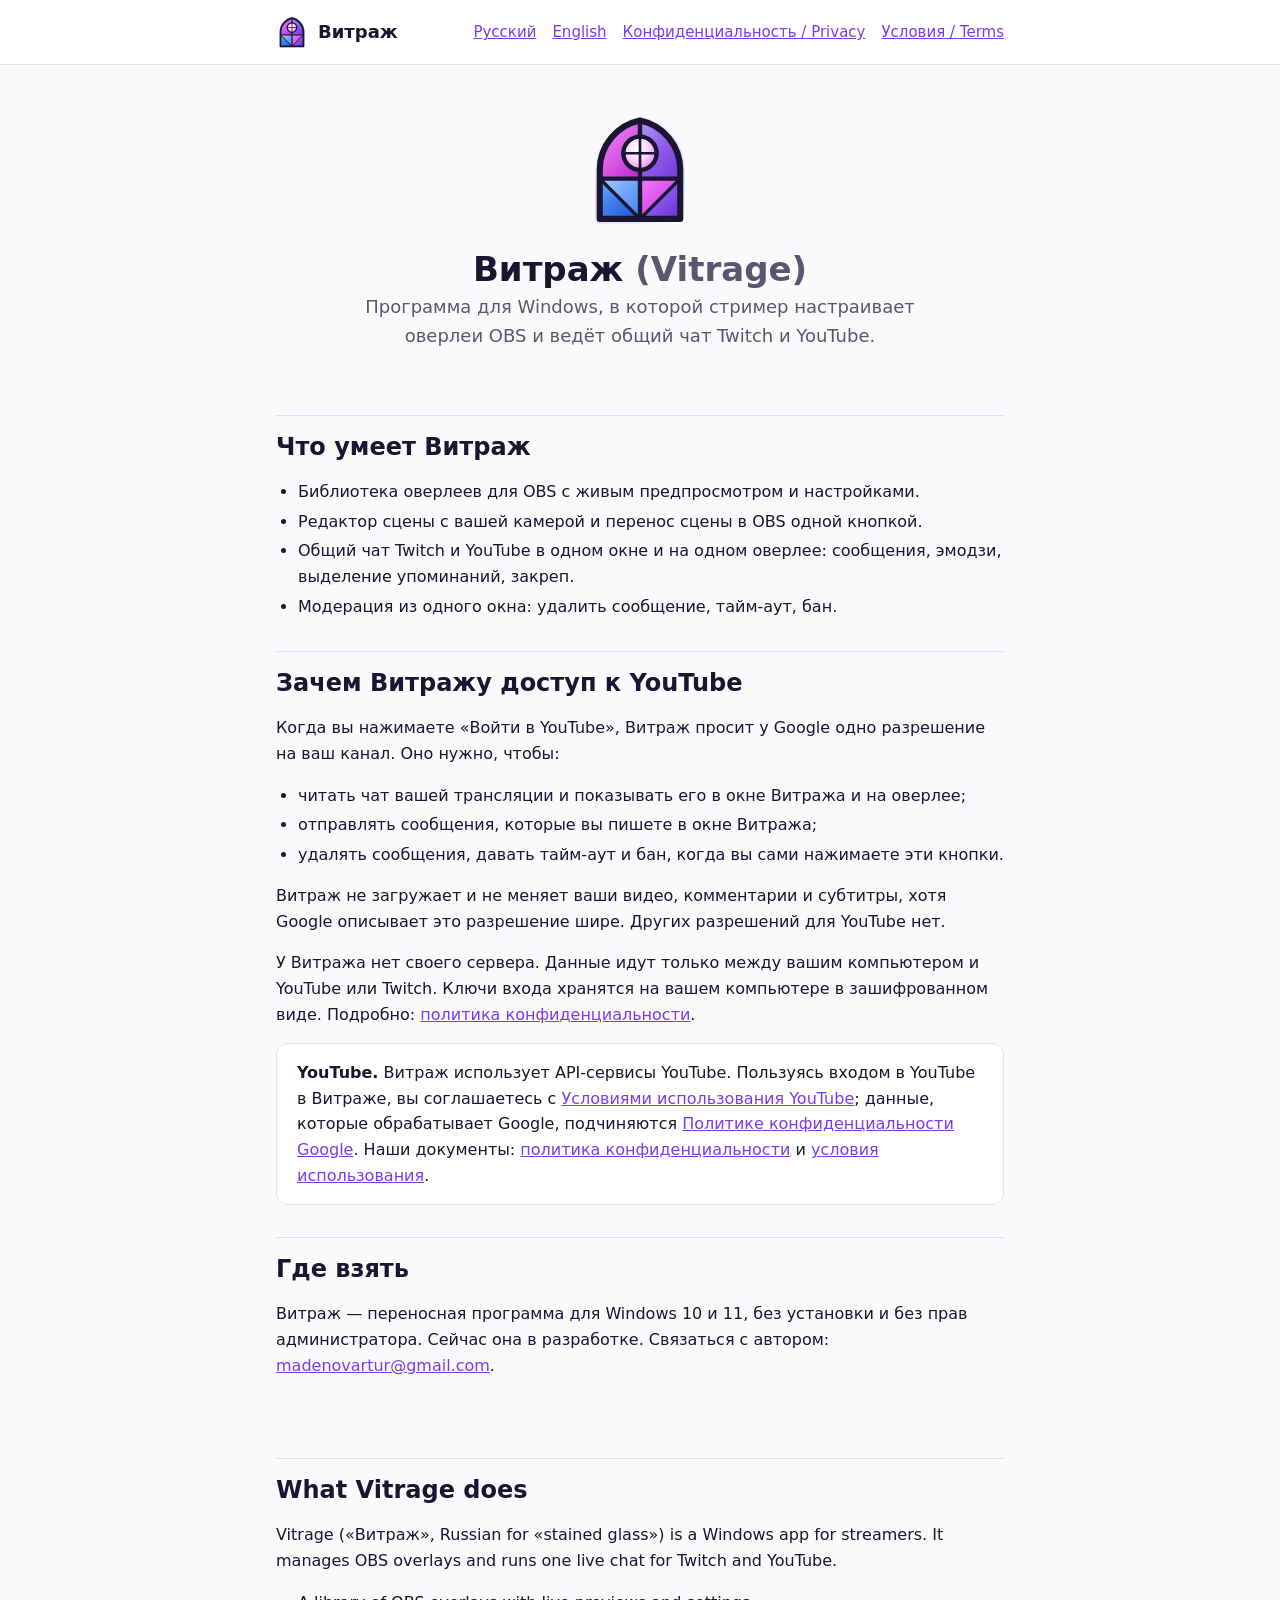
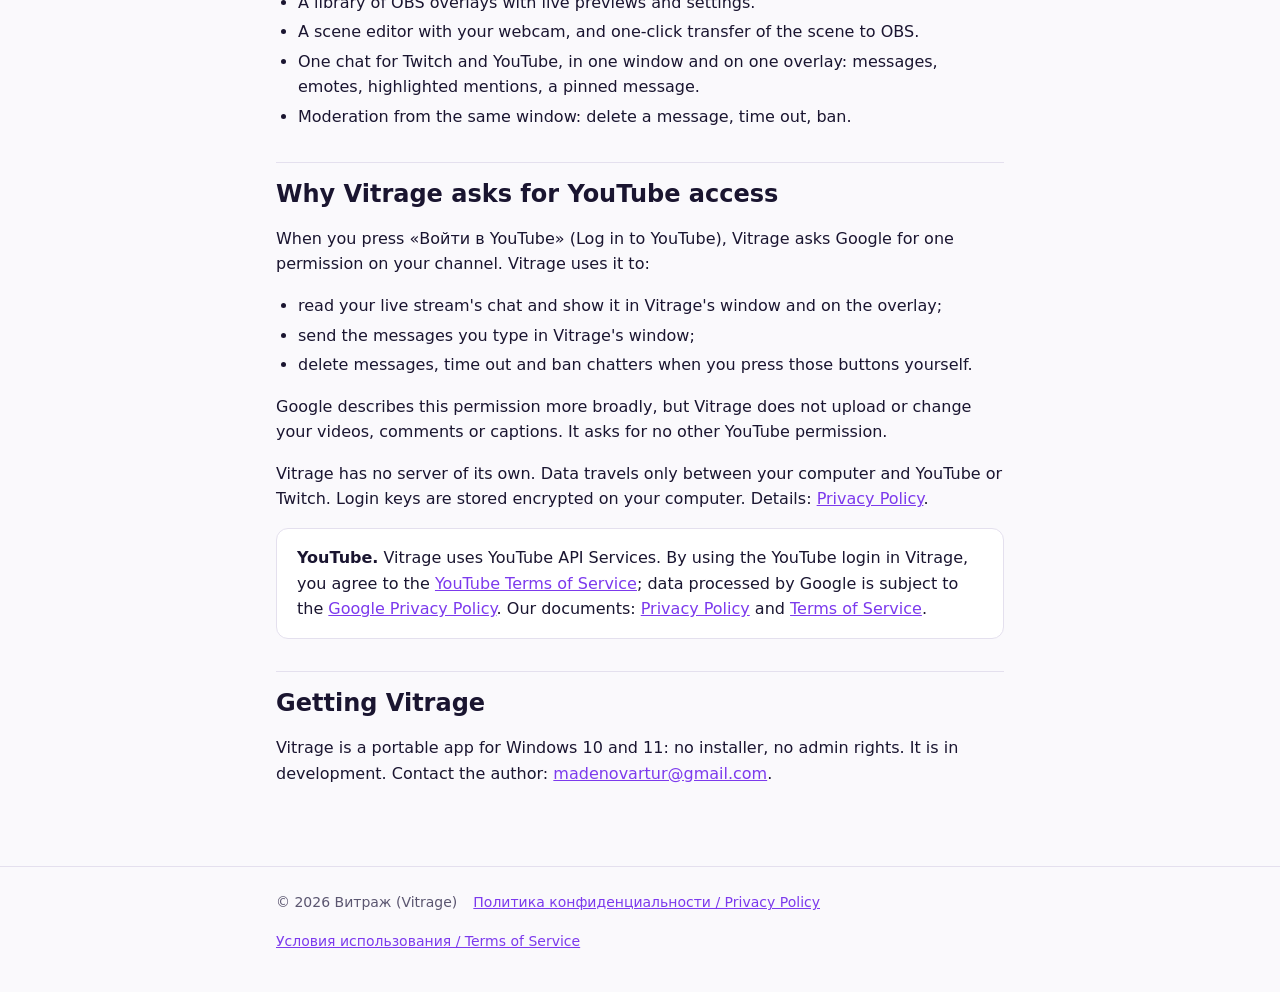
<file: index.html>
<!doctype html>
<html lang="ru">
<head>
  <meta charset="utf-8">
  <meta name="viewport" content="width=device-width, initial-scale=1">
  <title>Витраж (Vitrage)</title>
  <meta name="description" content="Витраж (Vitrage) — программа для Windows: оверлеи OBS и общий чат Twitch и YouTube для стримеров.">
  <link rel="icon" href="logo.svg" type="image/svg+xml">
  <link rel="stylesheet" href="style.css">
</head>
<body>
  <header class="site">
    <div class="wrap">
      <a class="brand" href="./"><img src="logo.svg" alt="">Витраж</a>
      <nav>
        <a href="#ru">Русский</a>
        <a href="#en">English</a>
        <a href="privacy.html">Конфиденциальность / Privacy</a>
        <a href="terms.html">Условия / Terms</a>
      </nav>
    </div>
  </header>

  <div class="wrap">
    <div class="hero">
      <img src="logo.svg" alt="Логотип Витража">
      <h1>Витраж <span class="muted">(Vitrage)</span></h1>
      <p>Программа для Windows, в которой стример настраивает оверлеи OBS и ведёт общий чат Twitch и YouTube.</p>
    </div>

    <main>
      <section id="ru" lang="ru">
        <h2>Что умеет Витраж</h2>
        <ul>
          <li>Библиотека оверлеев для OBS с живым предпросмотром и настройками.</li>
          <li>Редактор сцены с вашей камерой и перенос сцены в OBS одной кнопкой.</li>
          <li>Общий чат Twitch и YouTube в одном окне и на одном оверлее: сообщения, эмодзи, выделение упоминаний, закреп.</li>
          <li>Модерация из одного окна: удалить сообщение, тайм-аут, бан.</li>
        </ul>

        <h2>Зачем Витражу доступ к YouTube</h2>
        <p>Когда вы нажимаете «Войти в YouTube», Витраж просит у Google одно разрешение на ваш канал. Оно нужно, чтобы:</p>
        <ul>
          <li>читать чат вашей трансляции и показывать его в окне Витража и на оверлее;</li>
          <li>отправлять сообщения, которые вы пишете в окне Витража;</li>
          <li>удалять сообщения, давать тайм-аут и бан, когда вы сами нажимаете эти кнопки.</li>
        </ul>
        <p>Витраж не загружает и не меняет ваши видео, комментарии и субтитры, хотя Google описывает это разрешение шире. Других разрешений для YouTube нет.</p>
        <p>У Витража нет своего сервера. Данные идут только между вашим компьютером и YouTube или Twitch. Ключи входа хранятся на вашем компьютере в зашифрованном виде. Подробно: <a href="privacy.html#ru">политика конфиденциальности</a>.</p>
        <div class="card">
          <strong>YouTube.</strong> Витраж использует API-сервисы YouTube. Пользуясь входом в YouTube в Витраже, вы соглашаетесь с <a href="https://www.youtube.com/t/terms">Условиями использования YouTube</a>; данные, которые обрабатывает Google, подчиняются <a href="https://policies.google.com/privacy">Политике конфиденциальности Google</a>. Наши документы: <a href="privacy.html#ru">политика конфиденциальности</a> и <a href="terms.html#ru">условия использования</a>.
        </div>

        <h2>Где взять</h2>
        <p>Витраж — переносная программа для Windows 10 и 11, без установки и без прав администратора. Сейчас она в разработке. Связаться с автором: <a href="mailto:madenovartur@gmail.com">madenovartur@gmail.com</a>.</p>
      </section>

      <section id="en" lang="en">
        <h2>What Vitrage does</h2>
        <p>Vitrage («Витраж», Russian for «stained glass») is a Windows app for streamers. It manages OBS overlays and runs one live chat for Twitch and YouTube.</p>
        <ul>
          <li>A library of OBS overlays with live previews and settings.</li>
          <li>A scene editor with your webcam, and one-click transfer of the scene to OBS.</li>
          <li>One chat for Twitch and YouTube, in one window and on one overlay: messages, emotes, highlighted mentions, a pinned message.</li>
          <li>Moderation from the same window: delete a message, time out, ban.</li>
        </ul>

        <h2>Why Vitrage asks for YouTube access</h2>
        <p>When you press «Войти в YouTube» (Log in to YouTube), Vitrage asks Google for one permission on your channel. Vitrage uses it to:</p>
        <ul>
          <li>read your live stream's chat and show it in Vitrage's window and on the overlay;</li>
          <li>send the messages you type in Vitrage's window;</li>
          <li>delete messages, time out and ban chatters when you press those buttons yourself.</li>
        </ul>
        <p>Google describes this permission more broadly, but Vitrage does not upload or change your videos, comments or captions. It asks for no other YouTube permission.</p>
        <p>Vitrage has no server of its own. Data travels only between your computer and YouTube or Twitch. Login keys are stored encrypted on your computer. Details: <a href="privacy.html#en">Privacy Policy</a>.</p>
        <div class="card">
          <strong>YouTube.</strong> Vitrage uses YouTube API Services. By using the YouTube login in Vitrage, you agree to the <a href="https://www.youtube.com/t/terms">YouTube Terms of Service</a>; data processed by Google is subject to the <a href="https://policies.google.com/privacy">Google Privacy Policy</a>. Our documents: <a href="privacy.html#en">Privacy Policy</a> and <a href="terms.html#en">Terms of Service</a>.
        </div>

        <h2>Getting Vitrage</h2>
        <p>Vitrage is a portable app for Windows 10 and 11: no installer, no admin rights. It is in development. Contact the author: <a href="mailto:madenovartur@gmail.com">madenovartur@gmail.com</a>.</p>
      </section>
    </main>
  </div>

  <footer class="site">
    <div class="wrap">
      <span>© 2026 Витраж (Vitrage)</span>
      <a href="privacy.html">Политика конфиденциальности / Privacy Policy</a>
      <a href="terms.html">Условия использования / Terms of Service</a>
    </div>
  </footer>
</body>
</html>
</file>
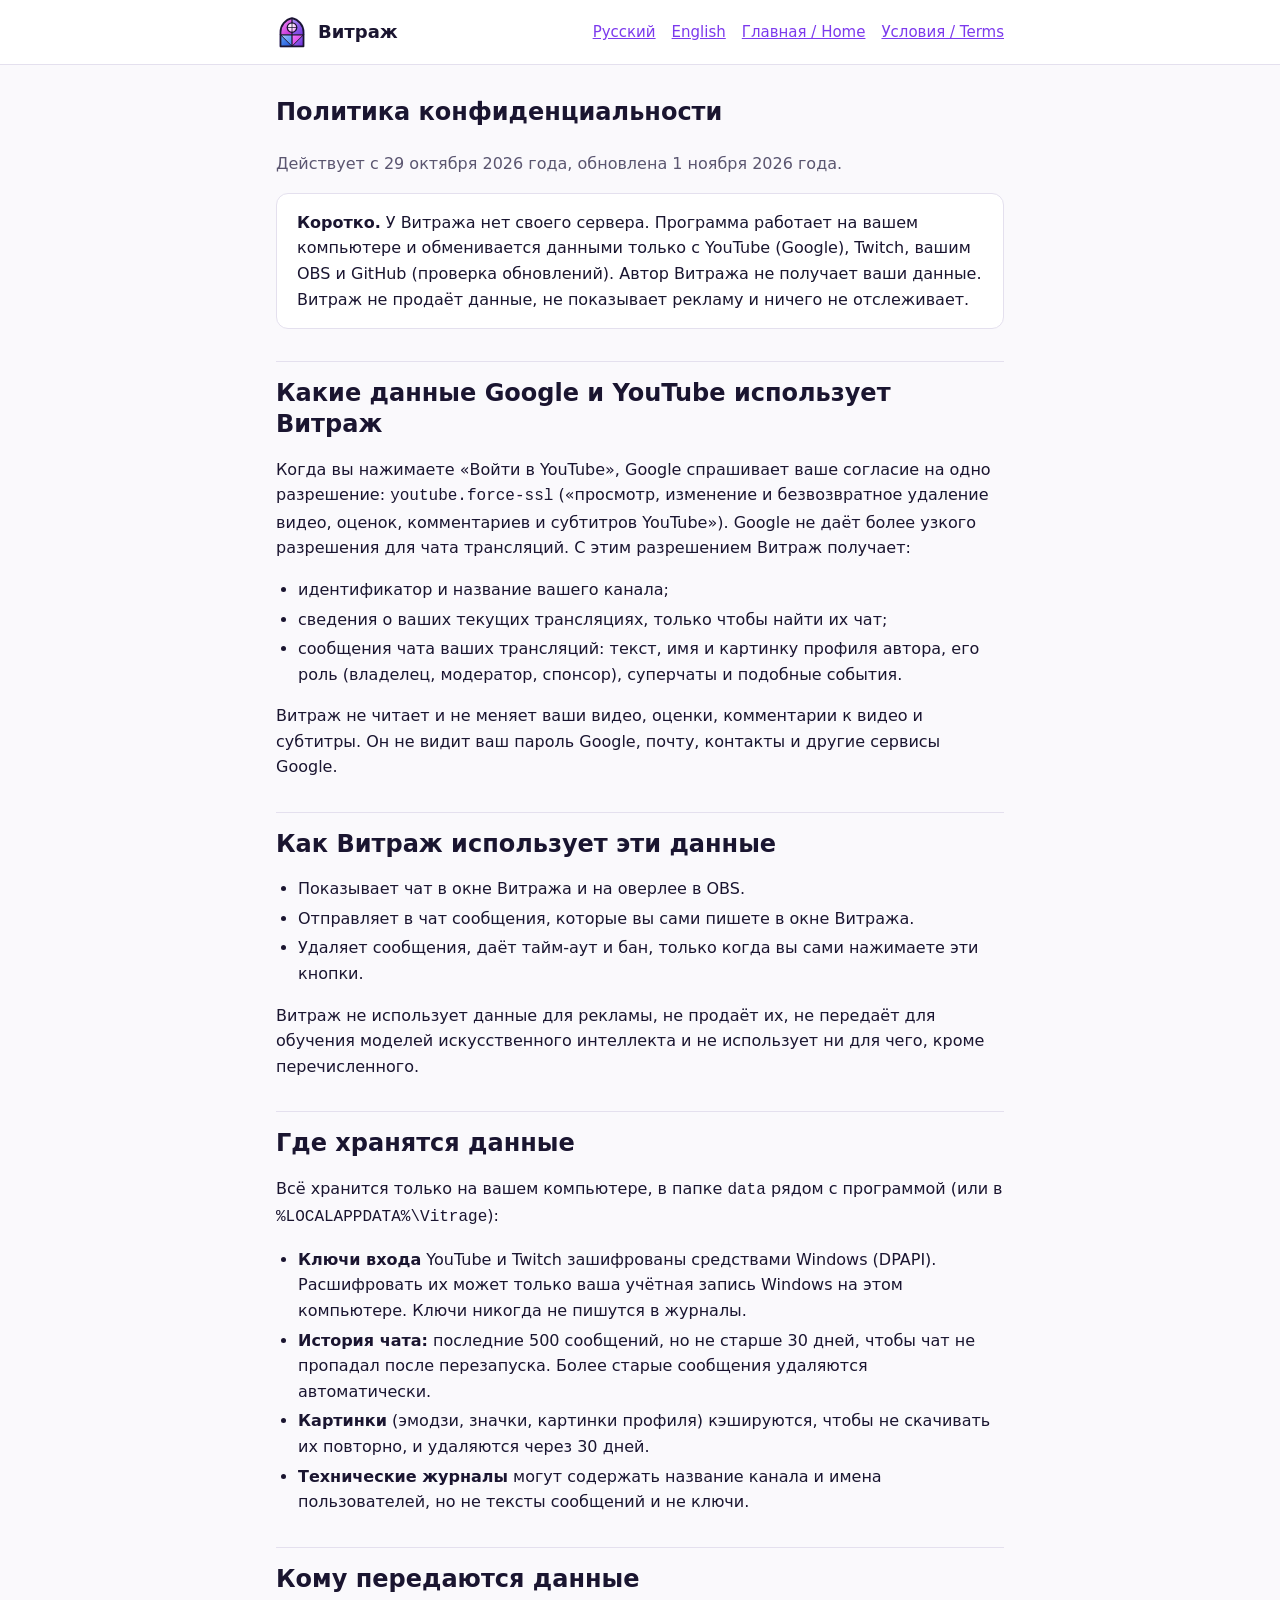
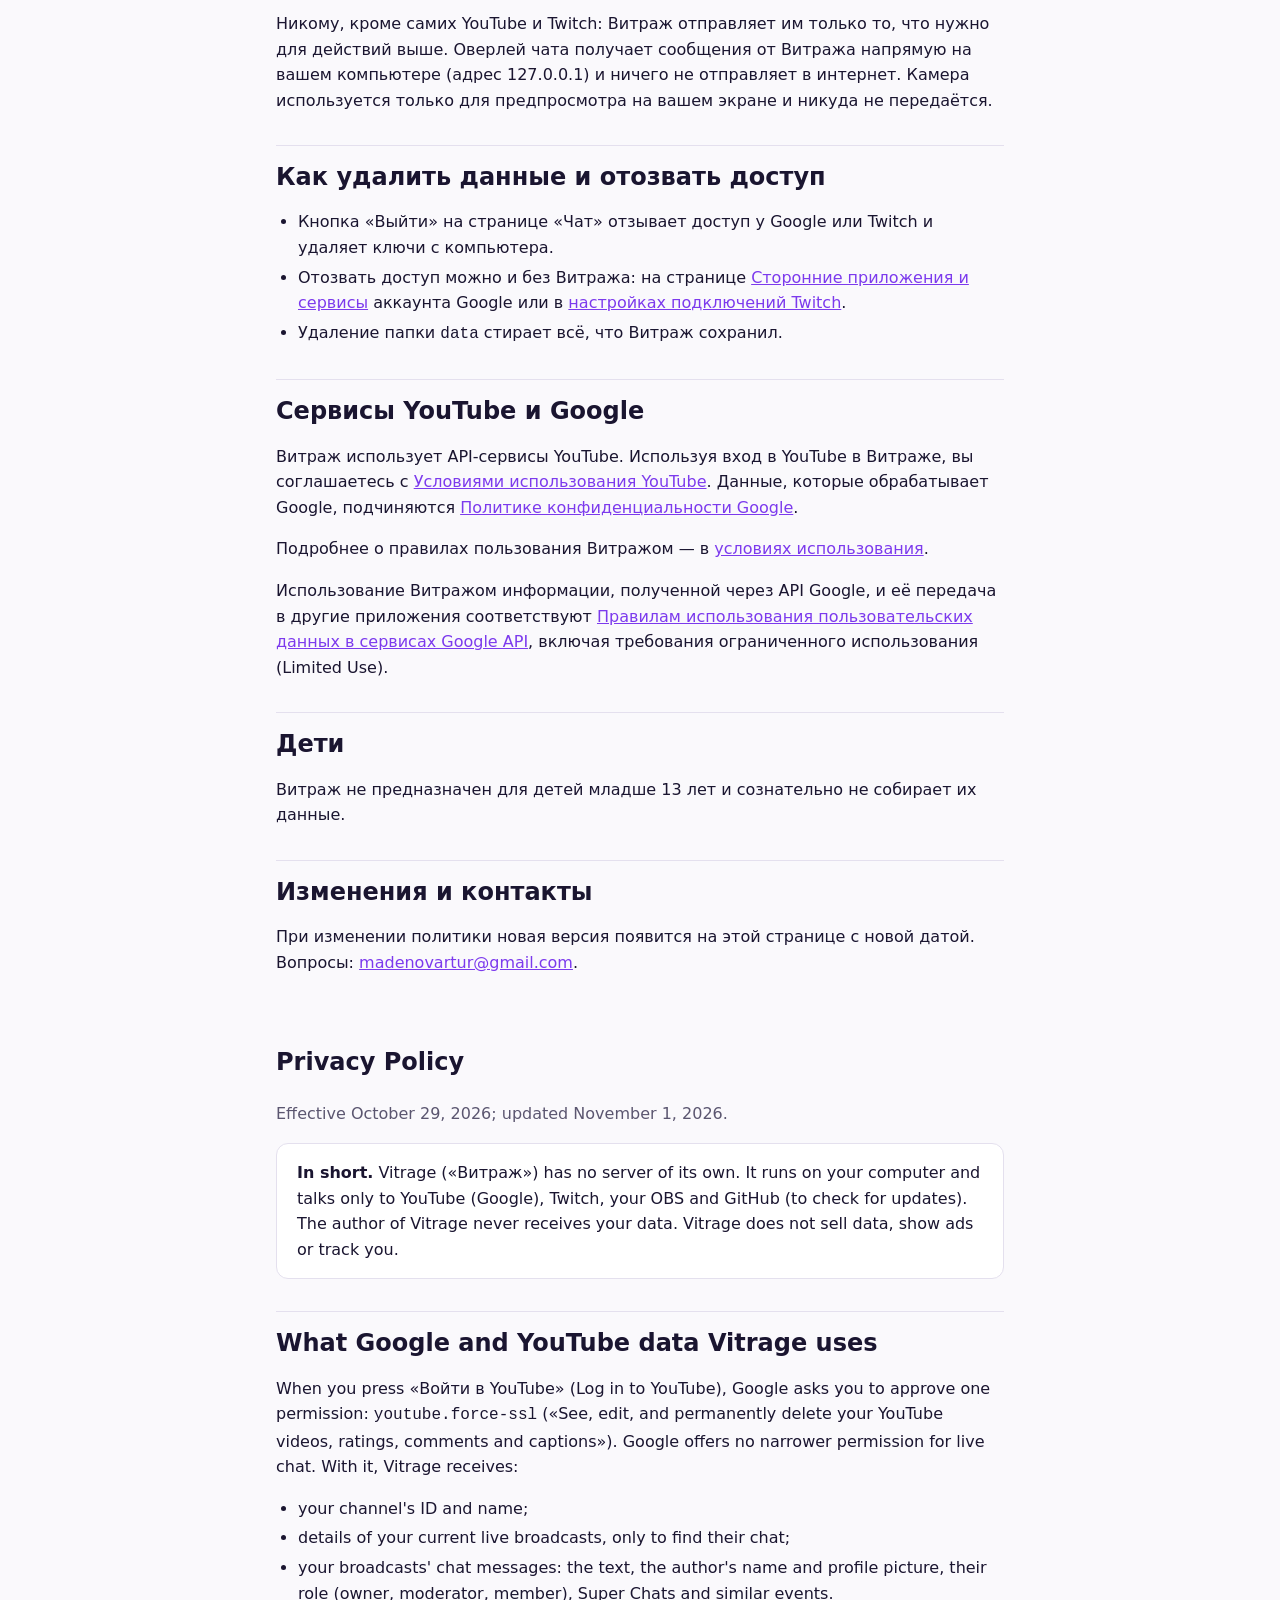
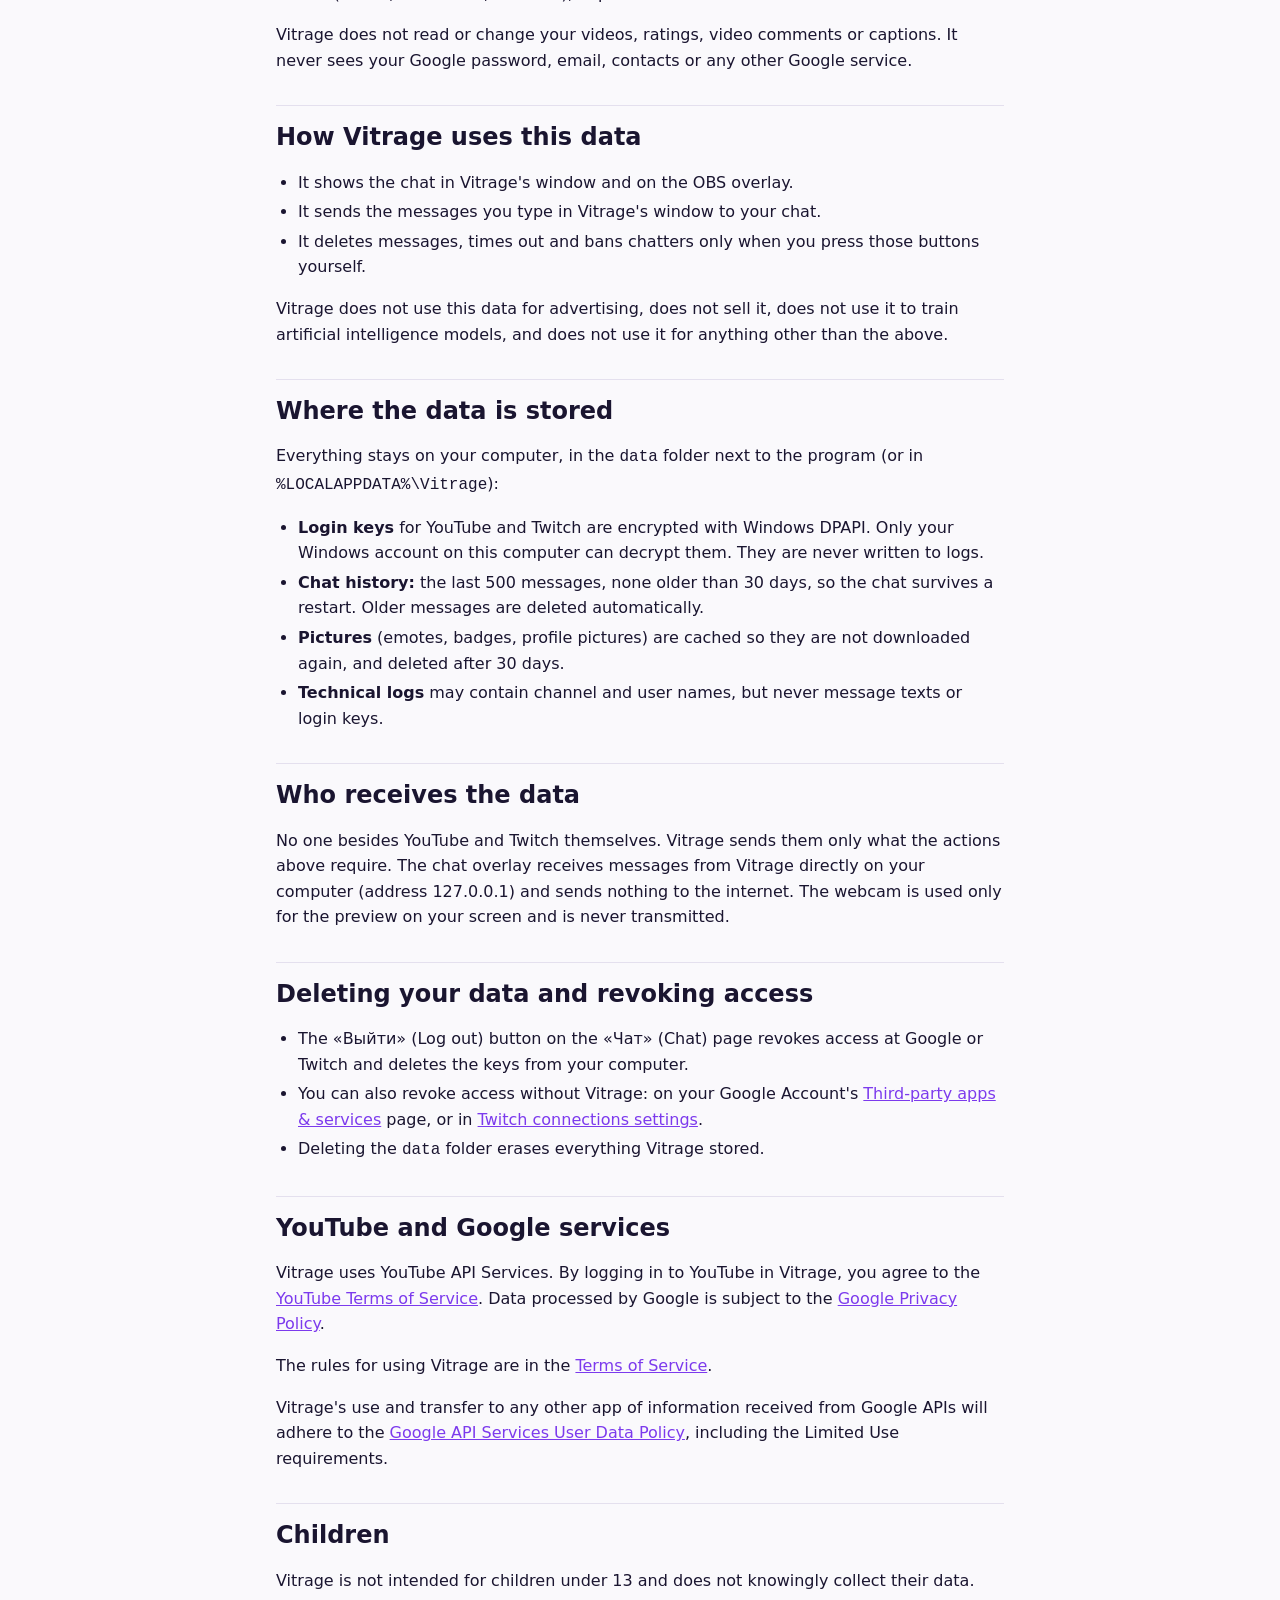
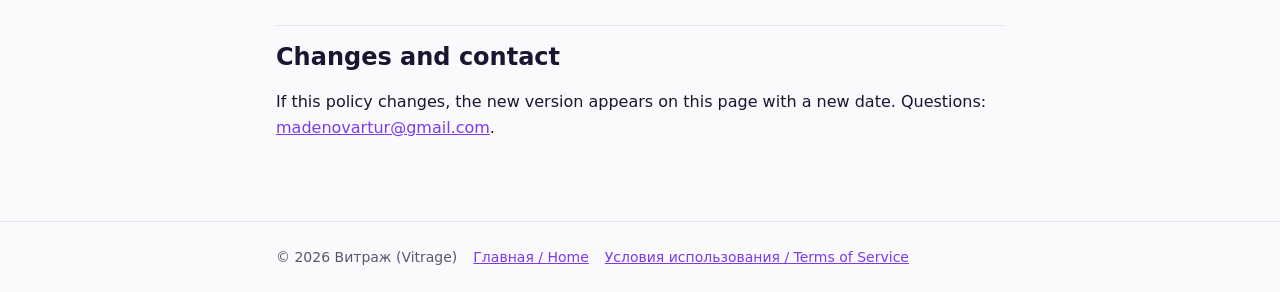
<file: privacy.html>
<!doctype html>
<html lang="ru">
<head>
  <meta charset="utf-8">
  <meta name="viewport" content="width=device-width, initial-scale=1">
  <title>Конфиденциальность — Витраж (Vitrage)</title>
  <meta name="description" content="Политика конфиденциальности Витража (Vitrage): какие данные YouTube и Twitch использует программа и где они хранятся.">
  <link rel="icon" href="logo.svg" type="image/svg+xml">
  <link rel="stylesheet" href="style.css">
</head>
<body>
  <header class="site">
    <div class="wrap">
      <a class="brand" href="./"><img src="logo.svg" alt="">Витраж</a>
      <nav>
        <a href="#ru">Русский</a>
        <a href="#en">English</a>
        <a href="./">Главная / Home</a>
        <a href="terms.html">Условия / Terms</a>
      </nav>
    </div>
  </header>

  <div class="wrap">
    <main>
      <section id="ru" lang="ru">
        <h1>Политика конфиденциальности</h1>
        <p class="muted">Действует с 29 октября 2026 года, обновлена 1 ноября 2026 года.</p>

        <div class="card">
          <strong>Коротко.</strong> У Витража нет своего сервера. Программа работает на вашем компьютере и обменивается данными только с YouTube (Google), Twitch, вашим OBS и GitHub (проверка обновлений). Автор Витража не получает ваши данные. Витраж не продаёт данные, не показывает рекламу и ничего не отслеживает.
        </div>

        <h2>Какие данные Google и YouTube использует Витраж</h2>
        <p>Когда вы нажимаете «Войти в YouTube», Google спрашивает ваше согласие на одно разрешение: <code>youtube.force-ssl</code> («просмотр, изменение и безвозвратное удаление видео, оценок, комментариев и субтитров YouTube»). Google не даёт более узкого разрешения для чата трансляций. С этим разрешением Витраж получает:</p>
        <ul>
          <li>идентификатор и название вашего канала;</li>
          <li>сведения о ваших текущих трансляциях, только чтобы найти их чат;</li>
          <li>сообщения чата ваших трансляций: текст, имя и картинку профиля автора, его роль (владелец, модератор, спонсор), суперчаты и подобные события.</li>
        </ul>
        <p>Витраж не читает и не меняет ваши видео, оценки, комментарии к видео и субтитры. Он не видит ваш пароль Google, почту, контакты и другие сервисы Google.</p>

        <h2>Как Витраж использует эти данные</h2>
        <ul>
          <li>Показывает чат в окне Витража и на оверлее в OBS.</li>
          <li>Отправляет в чат сообщения, которые вы сами пишете в окне Витража.</li>
          <li>Удаляет сообщения, даёт тайм-аут и бан, только когда вы сами нажимаете эти кнопки.</li>
        </ul>
        <p>Витраж не использует данные для рекламы, не продаёт их, не передаёт для обучения моделей искусственного интеллекта и не использует ни для чего, кроме перечисленного.</p>

        <h2>Где хранятся данные</h2>
        <p>Всё хранится только на вашем компьютере, в папке <code>data</code> рядом с программой (или в <code>%LOCALAPPDATA%\Vitrage</code>):</p>
        <ul>
          <li><strong>Ключи входа</strong> YouTube и Twitch зашифрованы средствами Windows (DPAPI). Расшифровать их может только ваша учётная запись Windows на этом компьютере. Ключи никогда не пишутся в журналы.</li>
          <li><strong>История чата:</strong> последние 500 сообщений, но не старше 30 дней, чтобы чат не пропадал после перезапуска. Более старые сообщения удаляются автоматически.</li>
          <li><strong>Картинки</strong> (эмодзи, значки, картинки профиля) кэшируются, чтобы не скачивать их повторно, и удаляются через 30 дней.</li>
          <li><strong>Технические журналы</strong> могут содержать название канала и имена пользователей, но не тексты сообщений и не ключи.</li>
        </ul>

        <h2>Кому передаются данные</h2>
        <p>Никому, кроме самих YouTube и Twitch: Витраж отправляет им только то, что нужно для действий выше. Оверлей чата получает сообщения от Витража напрямую на вашем компьютере (адрес 127.0.0.1) и ничего не отправляет в интернет. Камера используется только для предпросмотра на вашем экране и никуда не передаётся.</p>

        <h2>Как удалить данные и отозвать доступ</h2>
        <ul>
          <li>Кнопка «Выйти» на странице «Чат» отзывает доступ у Google или Twitch и удаляет ключи с компьютера.</li>
          <li>Отозвать доступ можно и без Витража: на странице <a href="https://myaccount.google.com/connections">Сторонние приложения и сервисы</a> аккаунта Google или в <a href="https://www.twitch.tv/settings/connections">настройках подключений Twitch</a>.</li>
          <li>Удаление папки <code>data</code> стирает всё, что Витраж сохранил.</li>
        </ul>

        <h2>Сервисы YouTube и Google</h2>
        <p>Витраж использует API-сервисы YouTube. Используя вход в YouTube в Витраже, вы соглашаетесь с <a href="https://www.youtube.com/t/terms">Условиями использования YouTube</a>. Данные, которые обрабатывает Google, подчиняются <a href="https://policies.google.com/privacy">Политике конфиденциальности Google</a>.</p>
        <p>Подробнее о правилах пользования Витражом — в <a href="terms.html#ru">условиях использования</a>.</p>
        <p>Использование Витражом информации, полученной через API Google, и её передача в другие приложения соответствуют <a href="https://developers.google.com/terms/api-services-user-data-policy">Правилам использования пользовательских данных в сервисах Google API</a>, включая требования ограниченного использования (Limited Use).</p>

        <h2>Дети</h2>
        <p>Витраж не предназначен для детей младше 13 лет и сознательно не собирает их данные.</p>

        <h2>Изменения и контакты</h2>
        <p>При изменении политики новая версия появится на этой странице с новой датой. Вопросы: <a href="mailto:madenovartur@gmail.com">madenovartur@gmail.com</a>.</p>
      </section>

      <section id="en" lang="en">
        <h1>Privacy Policy</h1>
        <p class="muted">Effective October 29, 2026; updated November 1, 2026.</p>

        <div class="card">
          <strong>In short.</strong> Vitrage («Витраж») has no server of its own. It runs on your computer and talks only to YouTube (Google), Twitch, your OBS and GitHub (to check for updates). The author of Vitrage never receives your data. Vitrage does not sell data, show ads or track you.
        </div>

        <h2>What Google and YouTube data Vitrage uses</h2>
        <p>When you press «Войти в YouTube» (Log in to YouTube), Google asks you to approve one permission: <code>youtube.force-ssl</code> («See, edit, and permanently delete your YouTube videos, ratings, comments and captions»). Google offers no narrower permission for live chat. With it, Vitrage receives:</p>
        <ul>
          <li>your channel's ID and name;</li>
          <li>details of your current live broadcasts, only to find their chat;</li>
          <li>your broadcasts' chat messages: the text, the author's name and profile picture, their role (owner, moderator, member), Super Chats and similar events.</li>
        </ul>
        <p>Vitrage does not read or change your videos, ratings, video comments or captions. It never sees your Google password, email, contacts or any other Google service.</p>

        <h2>How Vitrage uses this data</h2>
        <ul>
          <li>It shows the chat in Vitrage's window and on the OBS overlay.</li>
          <li>It sends the messages you type in Vitrage's window to your chat.</li>
          <li>It deletes messages, times out and bans chatters only when you press those buttons yourself.</li>
        </ul>
        <p>Vitrage does not use this data for advertising, does not sell it, does not use it to train artificial intelligence models, and does not use it for anything other than the above.</p>

        <h2>Where the data is stored</h2>
        <p>Everything stays on your computer, in the <code>data</code> folder next to the program (or in <code>%LOCALAPPDATA%\Vitrage</code>):</p>
        <ul>
          <li><strong>Login keys</strong> for YouTube and Twitch are encrypted with Windows DPAPI. Only your Windows account on this computer can decrypt them. They are never written to logs.</li>
          <li><strong>Chat history:</strong> the last 500 messages, none older than 30 days, so the chat survives a restart. Older messages are deleted automatically.</li>
          <li><strong>Pictures</strong> (emotes, badges, profile pictures) are cached so they are not downloaded again, and deleted after 30 days.</li>
          <li><strong>Technical logs</strong> may contain channel and user names, but never message texts or login keys.</li>
        </ul>

        <h2>Who receives the data</h2>
        <p>No one besides YouTube and Twitch themselves. Vitrage sends them only what the actions above require. The chat overlay receives messages from Vitrage directly on your computer (address 127.0.0.1) and sends nothing to the internet. The webcam is used only for the preview on your screen and is never transmitted.</p>

        <h2>Deleting your data and revoking access</h2>
        <ul>
          <li>The «Выйти» (Log out) button on the «Чат» (Chat) page revokes access at Google or Twitch and deletes the keys from your computer.</li>
          <li>You can also revoke access without Vitrage: on your Google Account's <a href="https://myaccount.google.com/connections">Third-party apps &amp; services</a> page, or in <a href="https://www.twitch.tv/settings/connections">Twitch connections settings</a>.</li>
          <li>Deleting the <code>data</code> folder erases everything Vitrage stored.</li>
        </ul>

        <h2>YouTube and Google services</h2>
        <p>Vitrage uses YouTube API Services. By logging in to YouTube in Vitrage, you agree to the <a href="https://www.youtube.com/t/terms">YouTube Terms of Service</a>. Data processed by Google is subject to the <a href="https://policies.google.com/privacy">Google Privacy Policy</a>.</p>
        <p>The rules for using Vitrage are in the <a href="terms.html#en">Terms of Service</a>.</p>
        <p>Vitrage's use and transfer to any other app of information received from Google APIs will adhere to the <a href="https://developers.google.com/terms/api-services-user-data-policy">Google API Services User Data Policy</a>, including the Limited Use requirements.</p>

        <h2>Children</h2>
        <p>Vitrage is not intended for children under 13 and does not knowingly collect their data.</p>

        <h2>Changes and contact</h2>
        <p>If this policy changes, the new version appears on this page with a new date. Questions: <a href="mailto:madenovartur@gmail.com">madenovartur@gmail.com</a>.</p>
      </section>
    </main>
  </div>

  <footer class="site">
    <div class="wrap">
      <span>© 2026 Витраж (Vitrage)</span>
      <a href="./">Главная / Home</a>
      <a href="terms.html">Условия использования / Terms of Service</a>
    </div>
  </footer>
</body>
</html>
</file>
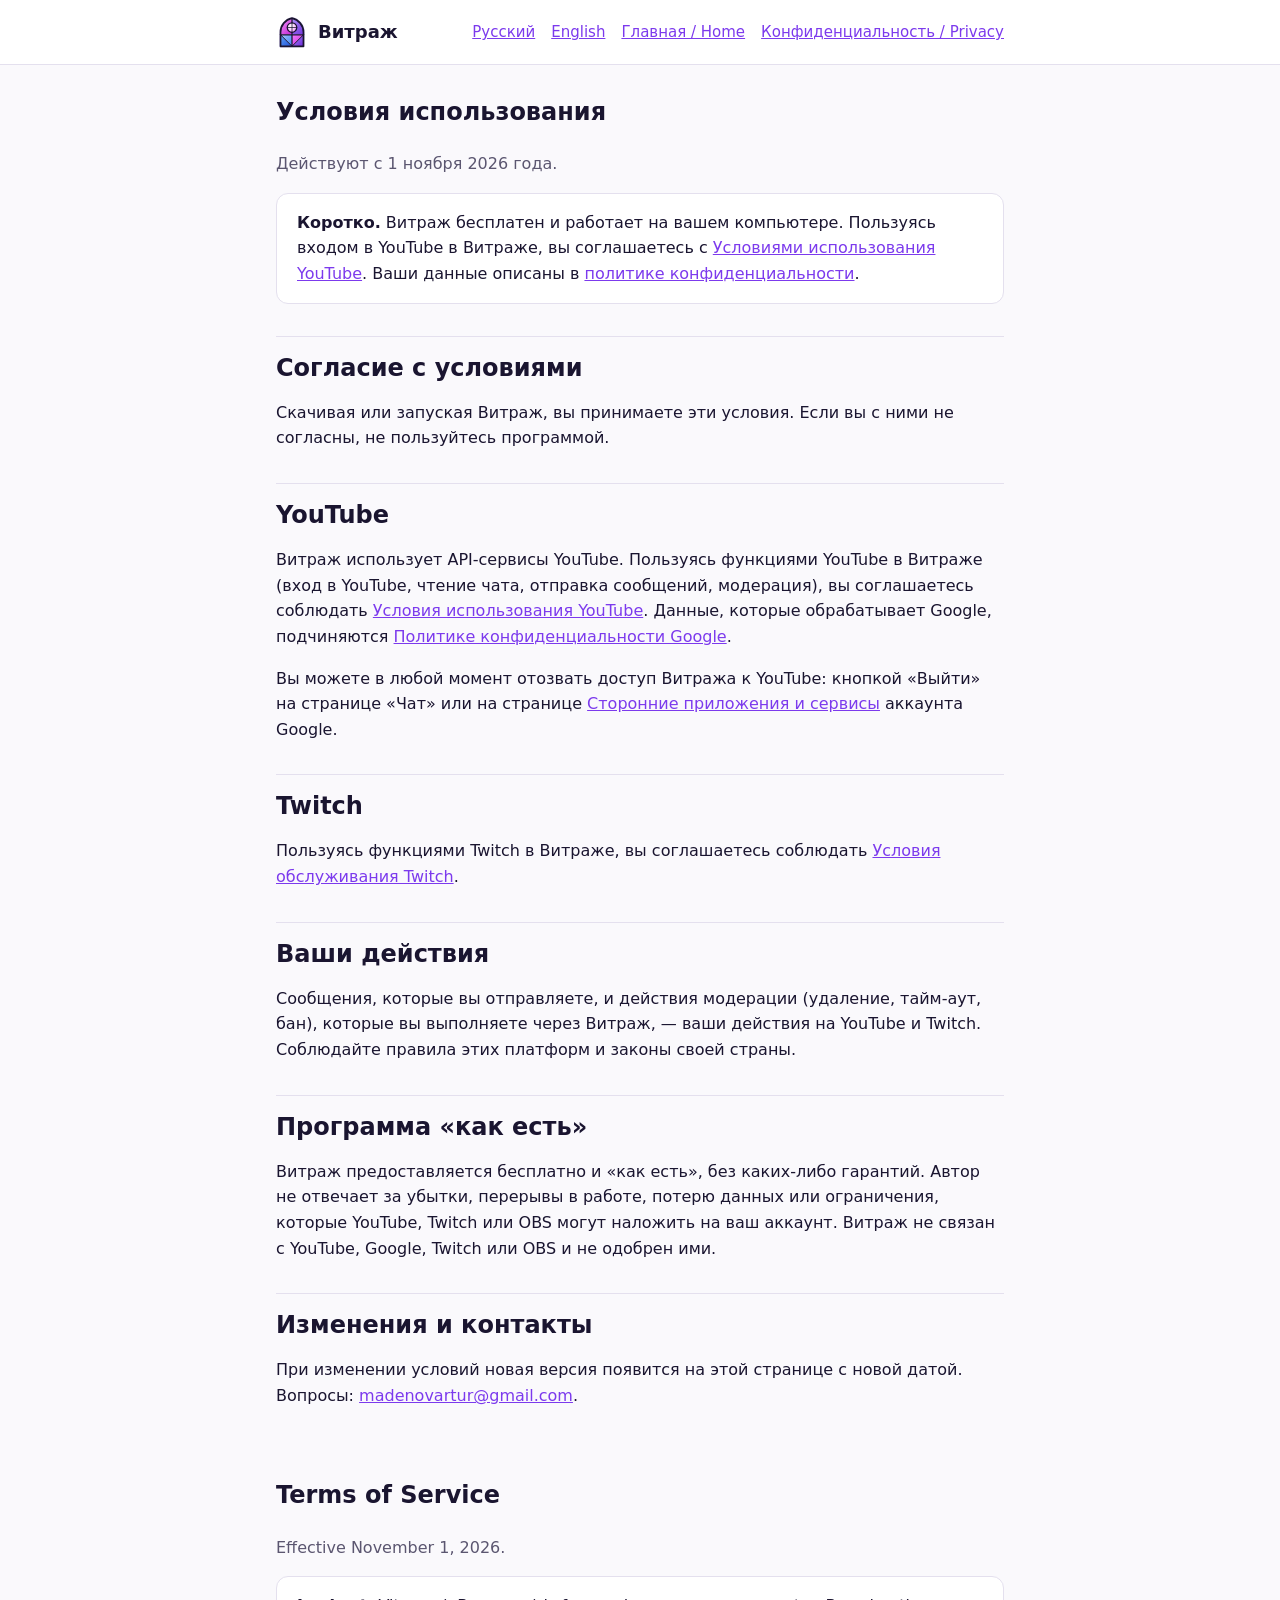
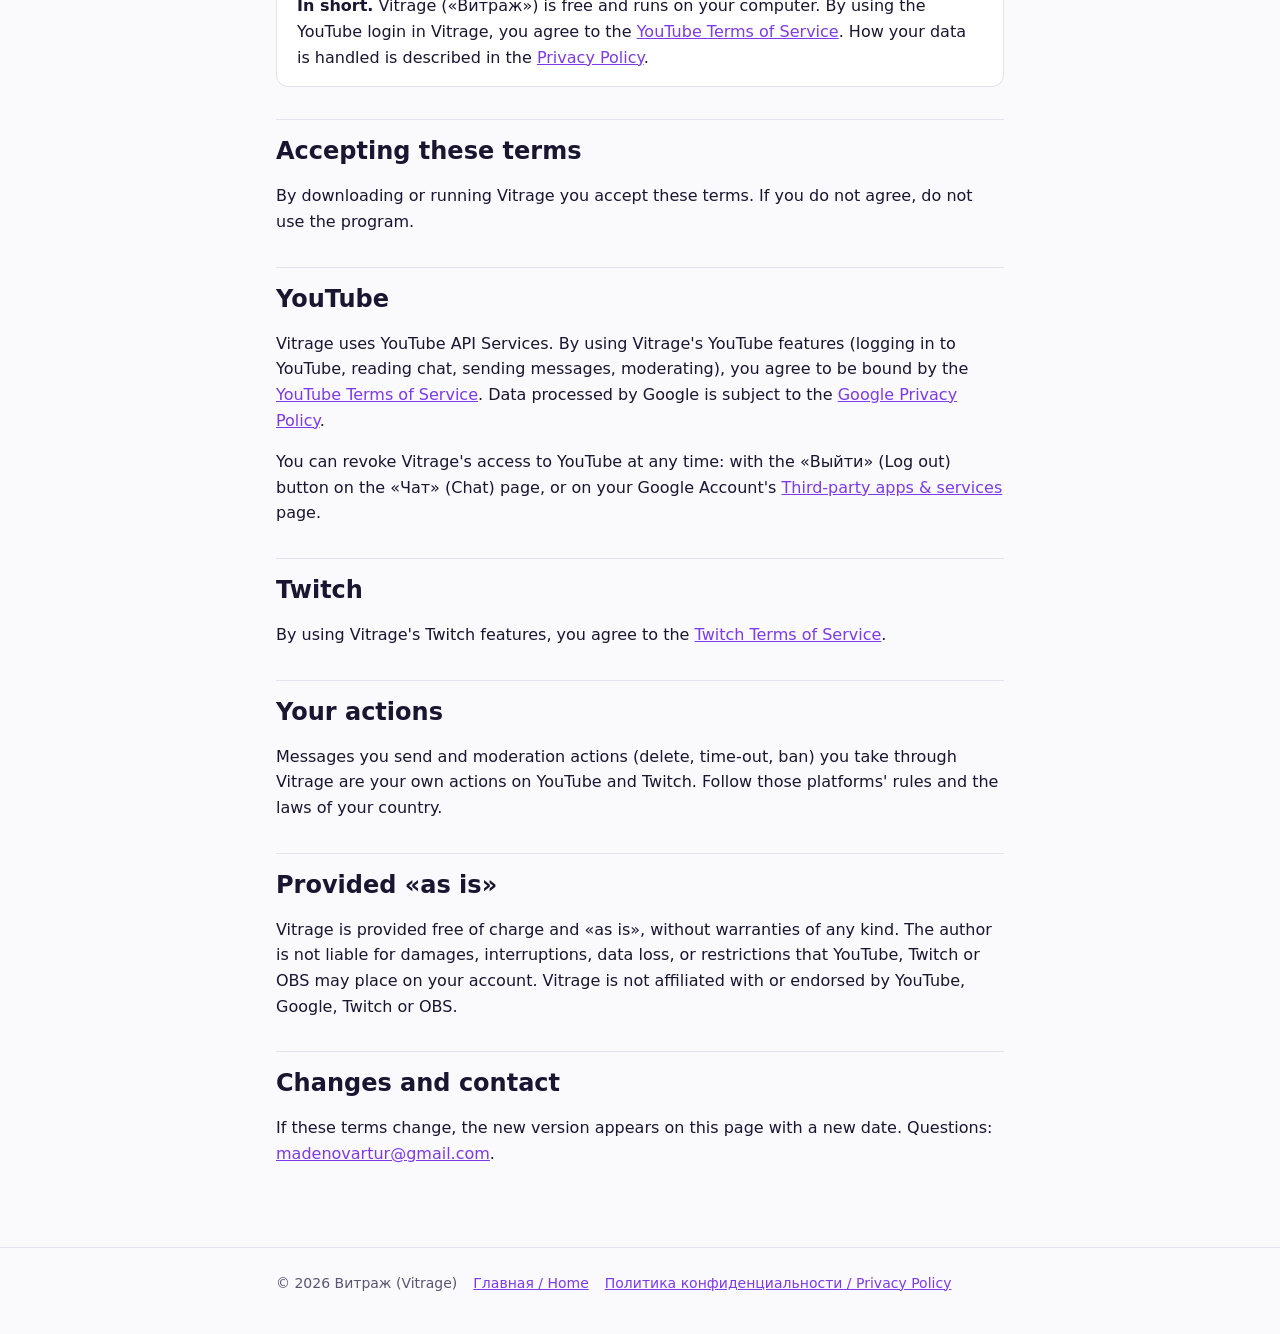
<file: terms.html>
<!doctype html>
<html lang="ru">
<head>
  <meta charset="utf-8">
  <meta name="viewport" content="width=device-width, initial-scale=1">
  <title>Условия использования — Витраж (Vitrage)</title>
  <meta name="description" content="Условия использования Витража (Vitrage), включая правила YouTube и Twitch.">
  <link rel="icon" href="logo.svg" type="image/svg+xml">
  <link rel="stylesheet" href="style.css">
</head>
<body>
  <header class="site">
    <div class="wrap">
      <a class="brand" href="./"><img src="logo.svg" alt="">Витраж</a>
      <nav>
        <a href="#ru">Русский</a>
        <a href="#en">English</a>
        <a href="./">Главная / Home</a>
        <a href="privacy.html">Конфиденциальность / Privacy</a>
      </nav>
    </div>
  </header>

  <div class="wrap">
    <main>
      <section id="ru" lang="ru">
        <h1>Условия использования</h1>
        <p class="muted">Действуют с 1 ноября 2026 года.</p>

        <div class="card">
          <strong>Коротко.</strong> Витраж бесплатен и работает на вашем компьютере. Пользуясь входом в YouTube в Витраже, вы соглашаетесь с <a href="https://www.youtube.com/t/terms">Условиями использования YouTube</a>. Ваши данные описаны в <a href="privacy.html#ru">политике конфиденциальности</a>.
        </div>

        <h2>Согласие с условиями</h2>
        <p>Скачивая или запуская Витраж, вы принимаете эти условия. Если вы с ними не согласны, не пользуйтесь программой.</p>

        <h2>YouTube</h2>
        <p>Витраж использует API-сервисы YouTube. Пользуясь функциями YouTube в Витраже (вход в YouTube, чтение чата, отправка сообщений, модерация), вы соглашаетесь соблюдать <a href="https://www.youtube.com/t/terms">Условия использования YouTube</a>. Данные, которые обрабатывает Google, подчиняются <a href="https://policies.google.com/privacy">Политике конфиденциальности Google</a>.</p>
        <p>Вы можете в любой момент отозвать доступ Витража к YouTube: кнопкой «Выйти» на странице «Чат» или на странице <a href="https://myaccount.google.com/connections">Сторонние приложения и сервисы</a> аккаунта Google.</p>

        <h2>Twitch</h2>
        <p>Пользуясь функциями Twitch в Витраже, вы соглашаетесь соблюдать <a href="https://www.twitch.tv/p/legal/terms-of-service/">Условия обслуживания Twitch</a>.</p>

        <h2>Ваши действия</h2>
        <p>Сообщения, которые вы отправляете, и действия модерации (удаление, тайм-аут, бан), которые вы выполняете через Витраж, — ваши действия на YouTube и Twitch. Соблюдайте правила этих платформ и законы своей страны.</p>

        <h2>Программа «как есть»</h2>
        <p>Витраж предоставляется бесплатно и «как есть», без каких-либо гарантий. Автор не отвечает за убытки, перерывы в работе, потерю данных или ограничения, которые YouTube, Twitch или OBS могут наложить на ваш аккаунт. Витраж не связан с YouTube, Google, Twitch или OBS и не одобрен ими.</p>

        <h2>Изменения и контакты</h2>
        <p>При изменении условий новая версия появится на этой странице с новой датой. Вопросы: <a href="mailto:madenovartur@gmail.com">madenovartur@gmail.com</a>.</p>
      </section>

      <section id="en" lang="en">
        <h1>Terms of Service</h1>
        <p class="muted">Effective November 1, 2026.</p>

        <div class="card">
          <strong>In short.</strong> Vitrage («Витраж») is free and runs on your computer. By using the YouTube login in Vitrage, you agree to the <a href="https://www.youtube.com/t/terms">YouTube Terms of Service</a>. How your data is handled is described in the <a href="privacy.html#en">Privacy Policy</a>.
        </div>

        <h2>Accepting these terms</h2>
        <p>By downloading or running Vitrage you accept these terms. If you do not agree, do not use the program.</p>

        <h2>YouTube</h2>
        <p>Vitrage uses YouTube API Services. By using Vitrage's YouTube features (logging in to YouTube, reading chat, sending messages, moderating), you agree to be bound by the <a href="https://www.youtube.com/t/terms">YouTube Terms of Service</a>. Data processed by Google is subject to the <a href="https://policies.google.com/privacy">Google Privacy Policy</a>.</p>
        <p>You can revoke Vitrage's access to YouTube at any time: with the «Выйти» (Log out) button on the «Чат» (Chat) page, or on your Google Account's <a href="https://myaccount.google.com/connections">Third-party apps &amp; services</a> page.</p>

        <h2>Twitch</h2>
        <p>By using Vitrage's Twitch features, you agree to the <a href="https://www.twitch.tv/p/legal/terms-of-service/">Twitch Terms of Service</a>.</p>

        <h2>Your actions</h2>
        <p>Messages you send and moderation actions (delete, time-out, ban) you take through Vitrage are your own actions on YouTube and Twitch. Follow those platforms' rules and the laws of your country.</p>

        <h2>Provided «as is»</h2>
        <p>Vitrage is provided free of charge and «as is», without warranties of any kind. The author is not liable for damages, interruptions, data loss, or restrictions that YouTube, Twitch or OBS may place on your account. Vitrage is not affiliated with or endorsed by YouTube, Google, Twitch or OBS.</p>

        <h2>Changes and contact</h2>
        <p>If these terms change, the new version appears on this page with a new date. Questions: <a href="mailto:madenovartur@gmail.com">madenovartur@gmail.com</a>.</p>
      </section>
    </main>
  </div>

  <footer class="site">
    <div class="wrap">
      <span>© 2026 Витраж (Vitrage)</span>
      <a href="./">Главная / Home</a>
      <a href="privacy.html">Политика конфиденциальности / Privacy Policy</a>
    </div>
  </footer>
</body>
</html>
</file>
<file: style.css>
:root {
  --bg: #faf9fc;
  --surface: #ffffff;
  --text: #1a1530;
  --muted: #5b5670;
  --line: #e4e0ee;
  --accent: #7c3aed;
  --accent-2: #c026d3;
  color-scheme: light;
}

@media (prefers-color-scheme: dark) {
  :root {
    --bg: #12101c;
    --surface: #1b1829;
    --text: #ece9f5;
    --muted: #a7a2bb;
    --line: #2c2840;
    --accent: #a78bfa;
    --accent-2: #f57cff;
    color-scheme: dark;
  }
}

* { box-sizing: border-box; }

body {
  margin: 0;
  background: var(--bg);
  color: var(--text);
  font: 16px/1.6 "Segoe UI", system-ui, -apple-system, Roboto, sans-serif;
}

a { color: var(--accent); }
a:hover { color: var(--accent-2); }

.wrap { max-width: 760px; margin: 0 auto; padding: 0 16px; }

header.site {
  border-bottom: 1px solid var(--line);
  background: var(--surface);
}

header.site .wrap {
  display: flex;
  align-items: center;
  gap: 12px;
  min-height: 64px;
  flex-wrap: wrap;
}

header.site .brand {
  display: flex;
  align-items: center;
  gap: 10px;
  color: var(--text);
  text-decoration: none;
  font-weight: 600;
  font-size: 18px;
}

header.site .brand img { width: 32px; height: 32px; }

header.site nav { margin-left: auto; display: flex; flex-wrap: wrap; gap: 4px 16px; font-size: 15px; }

.hero { padding: 48px 0 24px; text-align: center; }
.hero img { width: 112px; height: 112px; }
.hero h1 { margin: 16px 0 4px; font-size: 34px; line-height: 1.2; }
.hero p { margin: 0 auto; max-width: 560px; color: var(--muted); font-size: 18px; }

main section { padding: 8px 0 24px; }

h2 {
  margin: 32px 0 8px;
  font-size: 24px;
  line-height: 1.3;
  padding-top: 16px;
  border-top: 1px solid var(--line);
}

h3 { margin: 24px 0 4px; font-size: 18px; }

ul { padding-left: 22px; }
li { margin: 4px 0; }

.card {
  background: var(--surface);
  border: 1px solid var(--line);
  border-radius: 12px;
  padding: 16px 20px;
  margin: 16px 0;
}

.muted { color: var(--muted); }

footer.site {
  border-top: 1px solid var(--line);
  margin-top: 40px;
  padding: 24px 0 40px;
  color: var(--muted);
  font-size: 14px;
}

footer.site .wrap { display: flex; gap: 16px; flex-wrap: wrap; }
</file>
